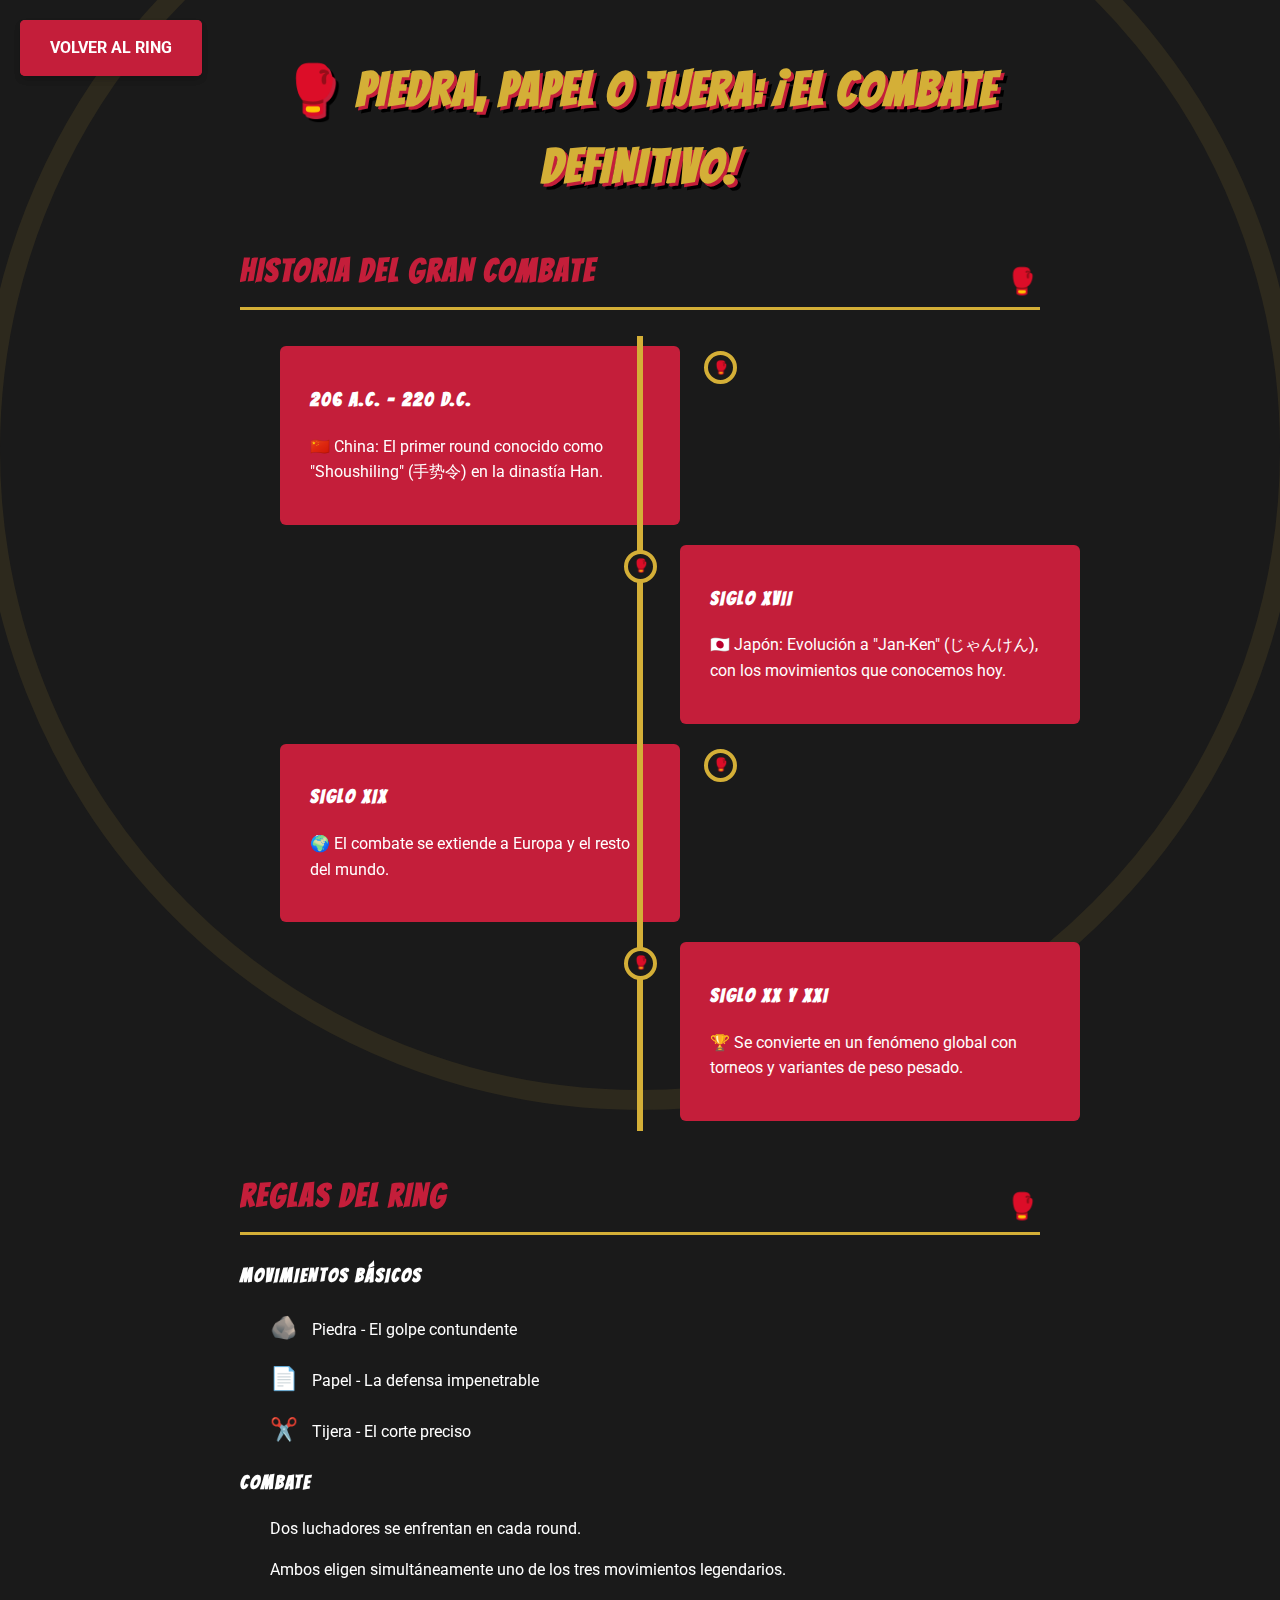
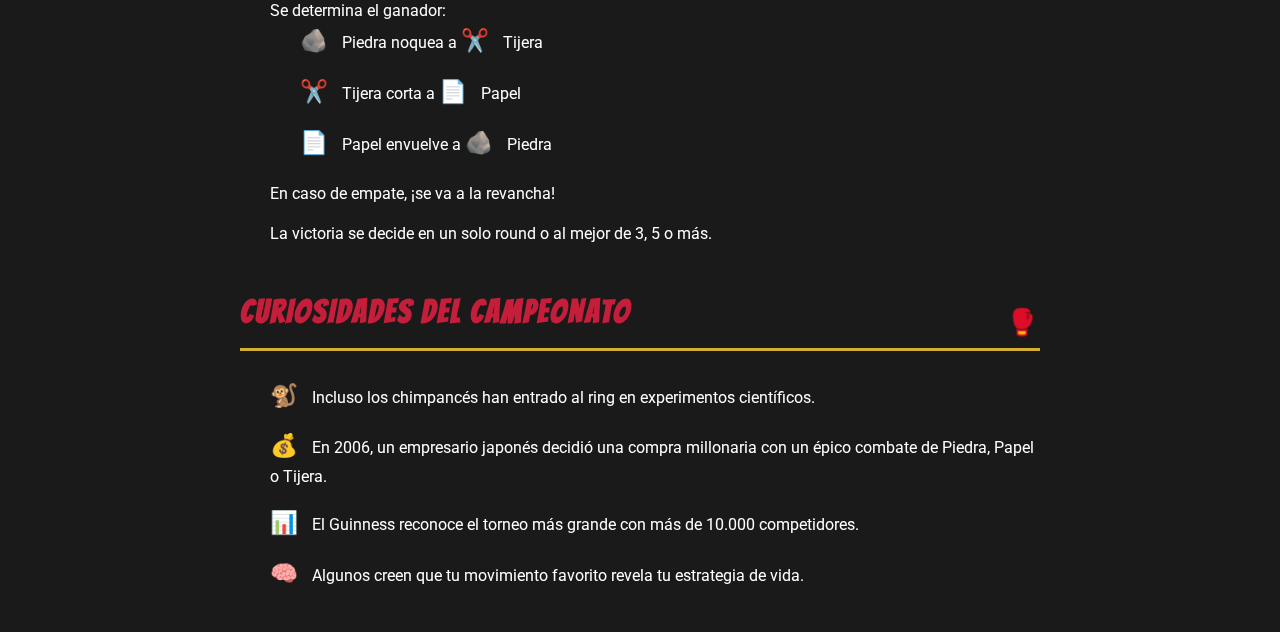
<file: ppt/about.html>
<!DOCTYPE html>
<html lang="es">
<head>
    <meta charset="UTF-8">
    <meta name="viewport" content="width=device-width, initial-scale=1.0">
    <title>Piedra, Papel o Tijera: ¡El Combate Definitivo!</title>
    <style>
        @import url('https://fonts.googleapis.com/css2?family=Bangers&family=Roboto:wght@300;400;700&display=swap');

        :root {
            --primary-color: #D4AF37;  /* Dorado */
            --secondary-color: #C41E3A;  /* Rojo */
            --text-color: #FFFFFF;  /* Blanco */
            --background-color: #1A1A1A;  /* Negro */
        }

        body {
            font-family: 'Roboto', sans-serif;
            line-height: 1.6;
            color: var(--text-color);
            background-color: var(--background-color);
            margin: 0;
            padding: 0;
            overflow-x: hidden;
        }

        .container {
            max-width: 800px;
            margin: 0 auto;
            padding: 20px;
            position: relative;
        }

        h1, h2, h3 {
            font-family: 'Bangers', cursive;
            letter-spacing: 2px;
            text-transform: uppercase;
        }

        h1 {
            font-size: 3em;
            color: var(--primary-color);
            text-align: center;
            margin-bottom: 30px;
            text-shadow: 3px 3px 0 var(--secondary-color), 
                         6px 6px 0 #000000;
            animation: titlePunch 0.5s ease-in-out;
        }

        h2 {
            font-size: 2em;
            color: var(--secondary-color);
            border-bottom: 3px solid var(--primary-color);
            padding-bottom: 10px;
            margin-top: 40px;
            position: relative;
            overflow: hidden;
        }

        h2::after {
            content: '🥊';
            position: absolute;
            right: 0;
            bottom: 5px;
            font-size: 0.8em;
        }

        p, ul, ol {
            margin-bottom: 20px;
            position: relative;
            z-index: 1;
        }

        ul, ol {
            list-style-type: none;
            padding-left: 0;
        }

        li {
            margin-bottom: 15px;
            padding-left: 30px;
            position: relative;
        }

        li::before {
            content: '';
            position: absolute;
            left: 0;
            animation: punch 0.3s ease-in-out infinite alternate;
        }

        .emoji {
            font-size: 1.4em;
            margin-right: 10px;
            display: inline-block;
            transform: scale(1);
            transition: transform 0.3s ease;
        }

        .emoji:hover {
            transform: scale(1.5) rotate(15deg);
        }

        .back-button {
            display: inline-block;
            padding: 15px 30px;
            background-color: var(--secondary-color);
            color: var(--text-color);
            text-decoration: none;
            border-radius: 5px;
            font-weight: bold;
            text-transform: uppercase;
            transition: all 0.3s ease;
            position: fixed;
            top: 20px;
            left: 20px;
            z-index: 1000;
            box-shadow: 0 4px 6px rgba(0, 0, 0, 0.1);
        }

        .back-button:hover {
            background-color: var(--primary-color);
            color: var(--background-color);
            transform: translateY(-3px);
            box-shadow: 0 6px 8px rgba(0, 0, 0, 0.2);
        }

        .back-button:active {
            transform: translateY(1px);
            box-shadow: 0 2px 4px rgba(0, 0, 0, 0.2);
        }

        .ring {
            position: fixed;
            top: 50%;
            left: 50%;
            transform: translate(-50%, -50%);
            width: 100vw;
            height: 100vw;
            border: 20px solid rgba(212, 175, 55, 0.1);  /* Dorado transparente */
            border-radius: 50%;
            pointer-events: none;
            z-index: -1;
        }

        .boxing-glove {
            position: fixed;
            font-size: 5em;
            animation: float 3s ease-in-out infinite;
            z-index: -1;
            opacity: 0.2;
        }

        .boxing-glove:nth-child(1) {
            top: 10%;
            left: 10%;
        }

        .boxing-glove:nth-child(2) {
            top: 70%;
            right: 10%;
        }

        @keyframes titlePunch {
            0% { transform: scale(0.8); opacity: 0; }
            50% { transform: scale(1.2); }
            100% { transform: scale(1); opacity: 1; }
        }

        @keyframes punch {
            to { transform: rotate(15deg); }
        }

        @keyframes float {
            0% { transform: translateY(0px); }
            50% { transform: translateY(-10px); }
            100% { transform: translateY(0px); }
        }

        .timeline {
            position: relative;
            max-width: 1200px;
            margin: 0 auto;
        }

        .timeline::after {
            content: '';
            position: absolute;
            width: 6px;
            background-color: var(--primary-color);
            top: 0;
            bottom: 0;
            left: 50%;
            margin-left: -3px;
        }

        .timeline-item {
            padding: 10px 40px;
            position: relative;
            background-color: inherit;
            width: 50%;
        }

        .timeline-item::after {
            content: '🥊';
            position: absolute;
            width: 25px;
            height: 25px;
            right: -17px;
            background-color: var(--background-color);
            border: 4px solid var(--primary-color);
            top: 15px;
            border-radius: 50%;
            z-index: 1;
            display: flex;
            align-items: center;
            justify-content: center;
            font-size: 0.8em;
        }

        .left {
            left: 0;
        }

        .right {
            left: 50%;
        }

        .right::after {
            left: -16px;
        }

        .timeline-content {
            padding: 20px 30px;
            background-color: var(--secondary-color);
            position: relative;
            border-radius: 6px;
        }

        @media screen and (max-width: 600px) {
            .timeline::after {
                left: 31px;
            }

            .timeline-item {
                width: 100%;
                padding-left: 70px;
                padding-right: 25px;
            }

            .timeline-item::after {
                left: 15px;
            }

            .right {
                left: 0%;
            }
        }
    </style>
</head>
<body>
    <div class="ring"></div>
<a href="ppt.html" class="back-button">Volver al Ring</a>
<a href="ppt.html" class="back-button">Volver al Ring</a>

    <div class="container">
        <h1>🥊 Piedra, Papel o Tijera: ¡El Combate Definitivo!</h1>

        <section>
            <h2>Historia del Gran Combate</h2>
            <div class="timeline">
                <div class="timeline-item left">
                    <div class="timeline-content">
                        <h3>206 a.C. - 220 d.C.</h3>
                        <p>🇨🇳 China: El primer round conocido como "Shoushiling" (手势令) en la dinastía Han.</p>
                    </div>
                </div>
                <div class="timeline-item right">
                    <div class="timeline-content">
                        <h3>Siglo XVII</h3>
                        <p>🇯🇵 Japón: Evolución a "Jan-Ken" (じゃんけん), con los movimientos que conocemos hoy.</p>
                    </div>
                </div>
                <div class="timeline-item left">
                    <div class="timeline-content">
                        <h3>Siglo XIX</h3>
                        <p>🌍 El combate se extiende a Europa y el resto del mundo.</p>
                    </div>
                </div>
                <div class="timeline-item right">
                    <div class="timeline-content">
                        <h3>Siglo XX y XXI</h3>
                        <p>🏆 Se convierte en un fenómeno global con torneos y variantes de peso pesado.</p>
                    </div>
                </div>
            </div>
        </section>

        <section>
            <h2>Reglas del Ring</h2>
            <h3>Movimientos Básicos</h3>
            <ul>
                <li><span class="emoji">🪨</span> Piedra - El golpe contundente</li>
                <li><span class="emoji">📄</span> Papel - La defensa impenetrable</li>
                <li><span class="emoji">✂️</span> Tijera - El corte preciso</li>
            </ul>
            <h3>Combate</h3>
            <ol>
                <li>Dos luchadores se enfrentan en cada round.</li>
                <li>Ambos eligen simultáneamente uno de los tres movimientos legendarios.</li>
                <li>Se determina el ganador:
                    <ul>
                        <li><span class="emoji">🪨</span> Piedra noquea a <span class="emoji">✂️</span> Tijera</li>
                        <li><span class="emoji">✂️</span> Tijera corta a <span class="emoji">📄</span> Papel</li>
                        <li><span class="emoji">📄</span> Papel envuelve a <span class="emoji">🪨</span> Piedra</li>
                    </ul>
                </li>
                <li>En caso de empate, ¡se va a la revancha!</li>
                <li>La victoria se decide en un solo round o al mejor de 3, 5 o más.</li>
            </ol>
        </section>

        <section>
            <h2>Curiosidades del Campeonato</h2>
            <ul>
                <li><span class="emoji">🐒</span> Incluso los chimpancés han entrado al ring en experimentos científicos.</li>
                <li><span class="emoji">💰</span> En 2006, un empresario japonés decidió una compra millonaria con un épico combate de Piedra, Papel o Tijera.</li>
                <li><span class="emoji">📊</span> El Guinness reconoce el torneo más grande con más de 10.000 competidores.</li>
                <li><span class="emoji">🧠</span> Algunos creen que tu movimiento favorito revela tu estrategia de vida.</li>
            </ul>
        </section>
    </div>
</body>
</html>
</file>
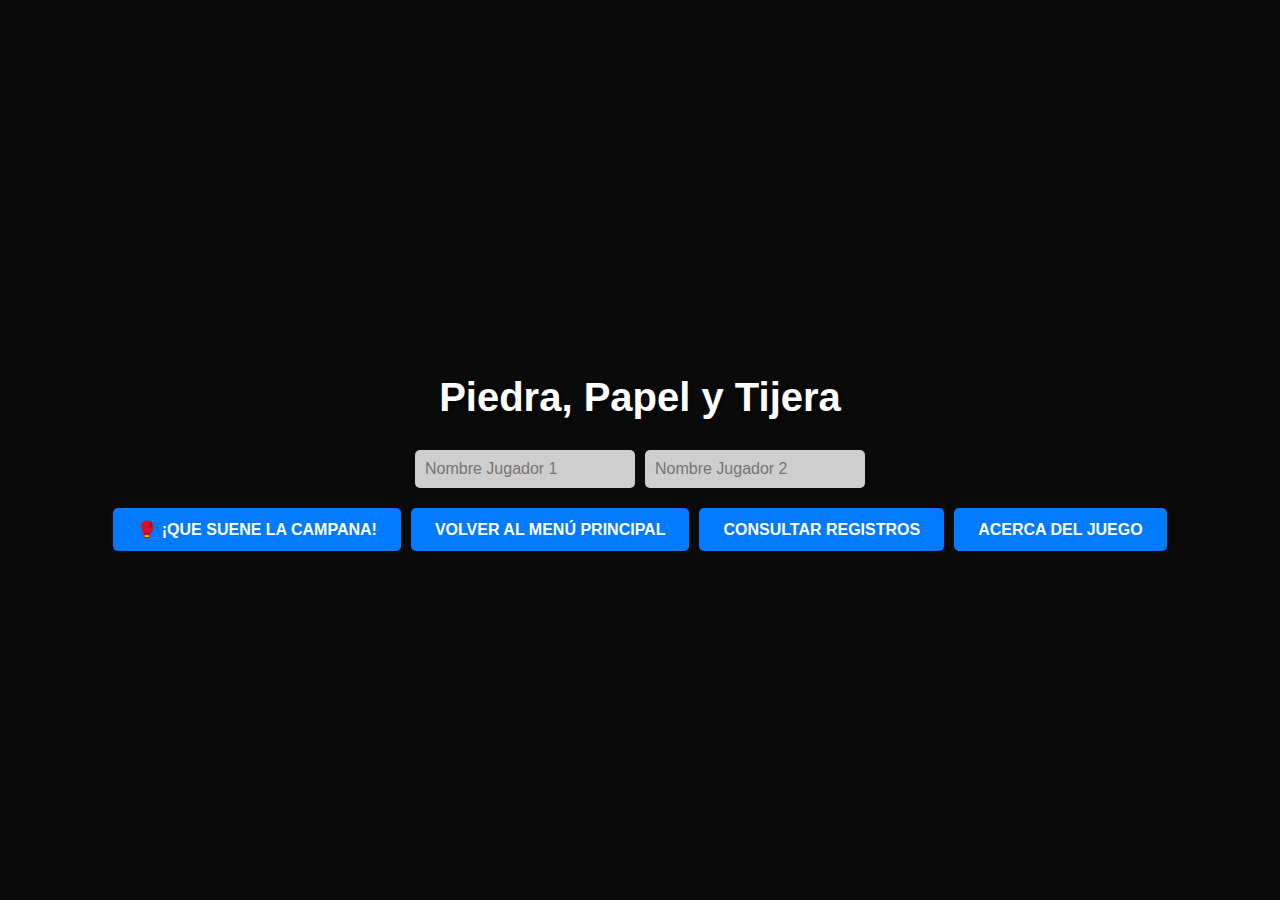
<file: ppt/ppt.html>
<!DOCTYPE html>
<html lang="es">
<head>
    <meta charset="UTF-8">
    <meta name="viewport" content="width=device-width, initial-scale=1.0">
    <title>Piedra, Papel y Tijera</title>
    <style>
        body, html {
            margin: 0;
            padding: 0;
            height: 100%;
            overflow: hidden;
            font-family: 'Arial', sans-serif;
            background-color: #1a1a1a;
        }

        .background-image {
            position: fixed;
            top: 0;
            left: 0;
            width: 100%;
            height: 100%;
            background-size: cover;
            background-position: center;
            z-index: -1;
            transition: background-image 0.5s ease-in-out;
        }

        .container {
            position: relative;
            z-index: 1;
            display: flex;
            flex-direction: column;
            align-items: center;
            justify-content: center;
            height: 100%;
            color: white;
            text-align: center;
            background-color: rgba(0, 0, 0, 0.6);
            padding: 20px;
            box-sizing: border-box;
        }

        h1 {
            font-size: 2.5em;
            margin-bottom: 30px;
            text-shadow: 2px 2px 4px rgba(0,0,0,0.5);
        }

        .player-names {
            display: flex;
            flex-wrap: wrap;
            justify-content: center;
            gap: 10px;
            margin-bottom: 20px;
        }

        .player-names input {
            padding: 10px;
            font-size: 16px;
            border-radius: 5px;
            border: none;
            width: 200px;
            background-color: rgba(255, 255, 255, 0.8);
            transition: background-color 0.3s;
        }

        .player-names input:focus {
            background-color: white;
            outline: none;
            box-shadow: 0 0 5px rgba(255,255,255,0.5);
        }

        .buttons {
            display: flex;
            flex-wrap: wrap;
            justify-content: center;
            gap: 10px;
        }

        .buttons button {
            padding: 12px 24px;
            font-size: 16px;
            border-radius: 5px;
            border: none;
            cursor: pointer;
            background-color: #007BFF;
            color: white;
            transition: all 0.3s;
            text-transform: uppercase;
            font-weight: bold;
        }

        .buttons button:hover {
            background-color: #0056b3;
            transform: translateY(-2px);
            box-shadow: 0 4px 8px rgba(0,0,0,0.2);
        }

        .buttons button:active {
            transform: translateY(0);
            box-shadow: 0 2px 4px rgba(0,0,0,0.2);
        }

        .modal {
            display: none;
            position: fixed;
            top: 0;
            left: 0;
            width: 100%;
            height: 100%;
            background-color: rgba(0, 0, 0, 0.8);
            z-index: 2;
        }

        .modal-content {
            background-color: white;
            margin: 10% auto;
            padding: 20px;
            border-radius: 10px;
            width: 90%;
            max-width: 600px;
            color: black;
            box-shadow: 0 4px 8px rgba(0, 0, 0, 0.2);
        }

        .close {
            float: right;
            cursor: pointer;
            font-size: 24px;
            color: #888;
            transition: color 0.3s;
        }

        .close:hover {
            color: #000;
        }

        @media (max-width: 600px) {
            h1 {
                font-size: 2em;
            }

            .player-names input {
                width: 100%;
            }

            .buttons button {
                width: 100%;
            }
        }
    </style>
</head>
<body>
    <div class="background-image" id="backgroundImage" aria-hidden="true"></div>

    <div class="container">
        <h1>Piedra, Papel y Tijera</h1>

        <div class="player-names">
            <input type="text" id="player1Name" placeholder="Nombre Jugador 1" required>
            <input type="text" id="player2Name" placeholder="Nombre Jugador 2" required>
        </div>

        <div class="buttons">
            <button onclick="prepareGame()">🥊 ¡Que suene la campana!</button>
            <button onclick="goToMainMenu()">Volver al Menú Principal</button>
            <button onclick="showRecords()">Consultar Registros</button>
            <button onclick="goToAbout()">Acerca del Juego</button>
        </div>
    </div>

    <script>
        const teamImages = [
            'assets/team1.jpg',
            'assets/team2.jpg',
            'assets/team3.jpg'
        ];

        function setRandomBackground() {
            const randomIndex = Math.floor(Math.random() * teamImages.length);
            const randomImage = teamImages[randomIndex];
            document.getElementById('backgroundImage').style.backgroundImage = `url('${randomImage}')`;
        }

        window.onload = setRandomBackground;

        function prepareGame() {
            const player1 = document.getElementById('player1Name').value.trim();
            const player2 = document.getElementById('player2Name').value.trim();

            if (!player1 || !player2) {
                alert("Por favor, ingresa los nombres de ambos jugadores.");
                return;
            }

            saveGameHistory(player1, player2);
        }

        function saveGameHistory(player1, player2) {
            const currentDate = new Date().toISOString();

            fetch("http://127.0.0.1:5000/guardar_partida", {
                method: "POST",
                headers: {
                    "Content-Type": "application/json"
                },
                body: JSON.stringify({
                    player1: player1,
                    player2: player2,
                    winner: "Pendiente",
                    date: currentDate
                })
            })
            .then(response => response.json())
            .then(data => {
                console.log("✅ Partida guardada:", data);
                window.location.href = 'game.html';  
            })
            .catch(error => {
                console.error("❌ Error al guardar la partida:", error);
                alert("Error al conectar con la base de datos.");
            });
        }

        function goToMainMenu() {
            window.location.href = '../index.html';
        }

        function goToAbout() {
            window.location.href = 'about.html';
        }
    </script>
</body>
</html>
</file>
